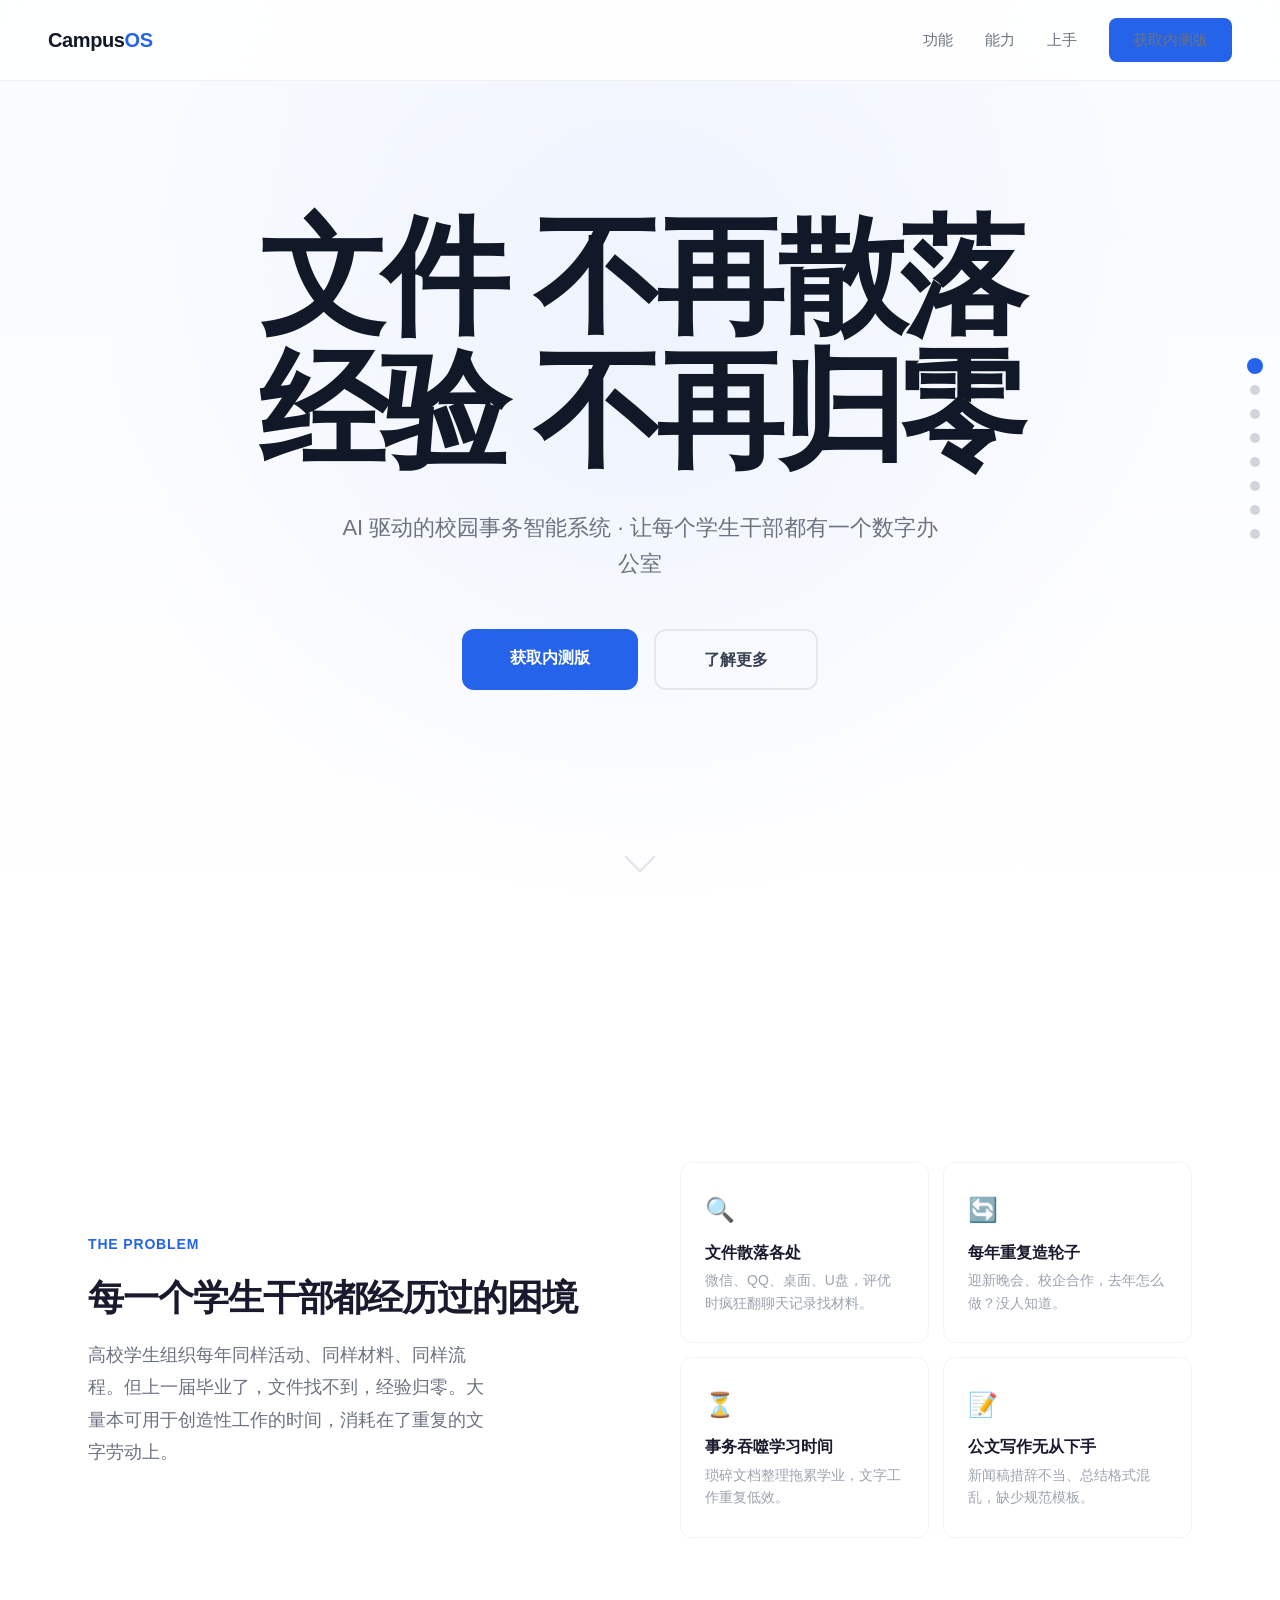
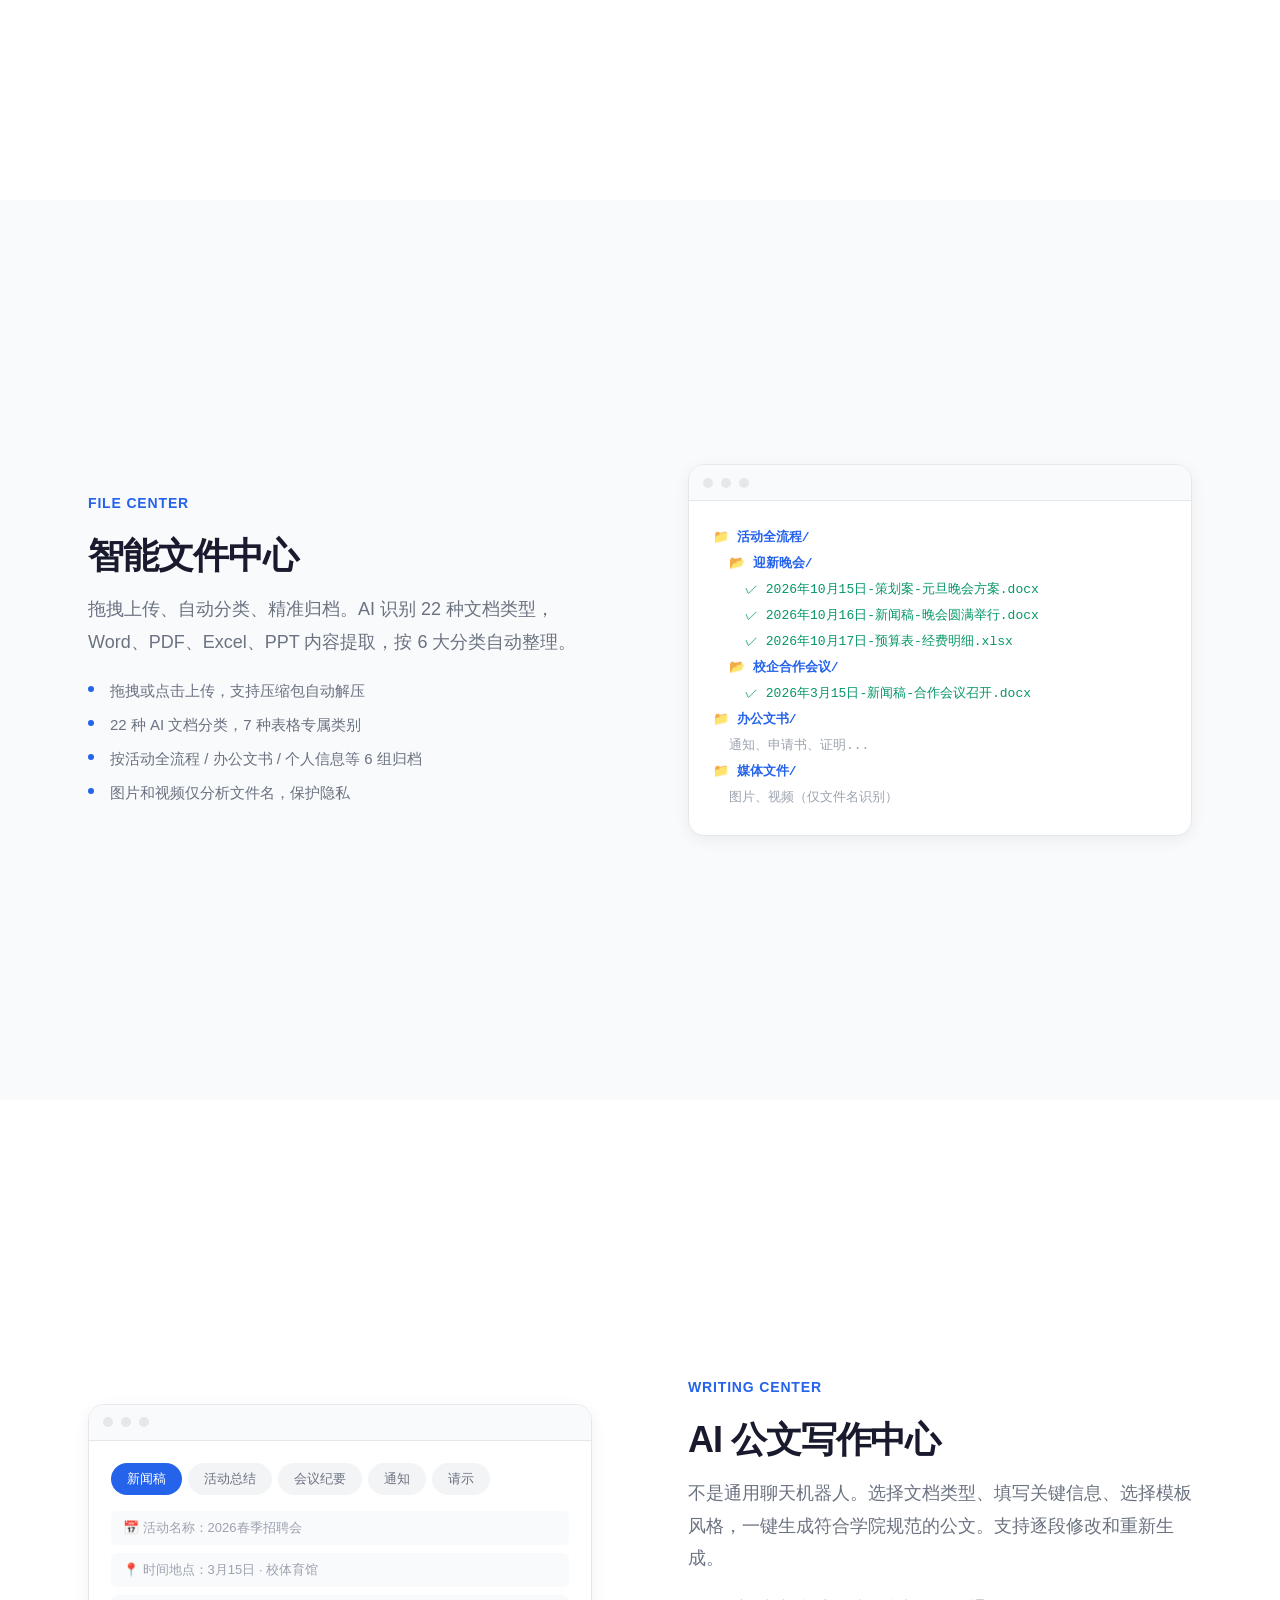
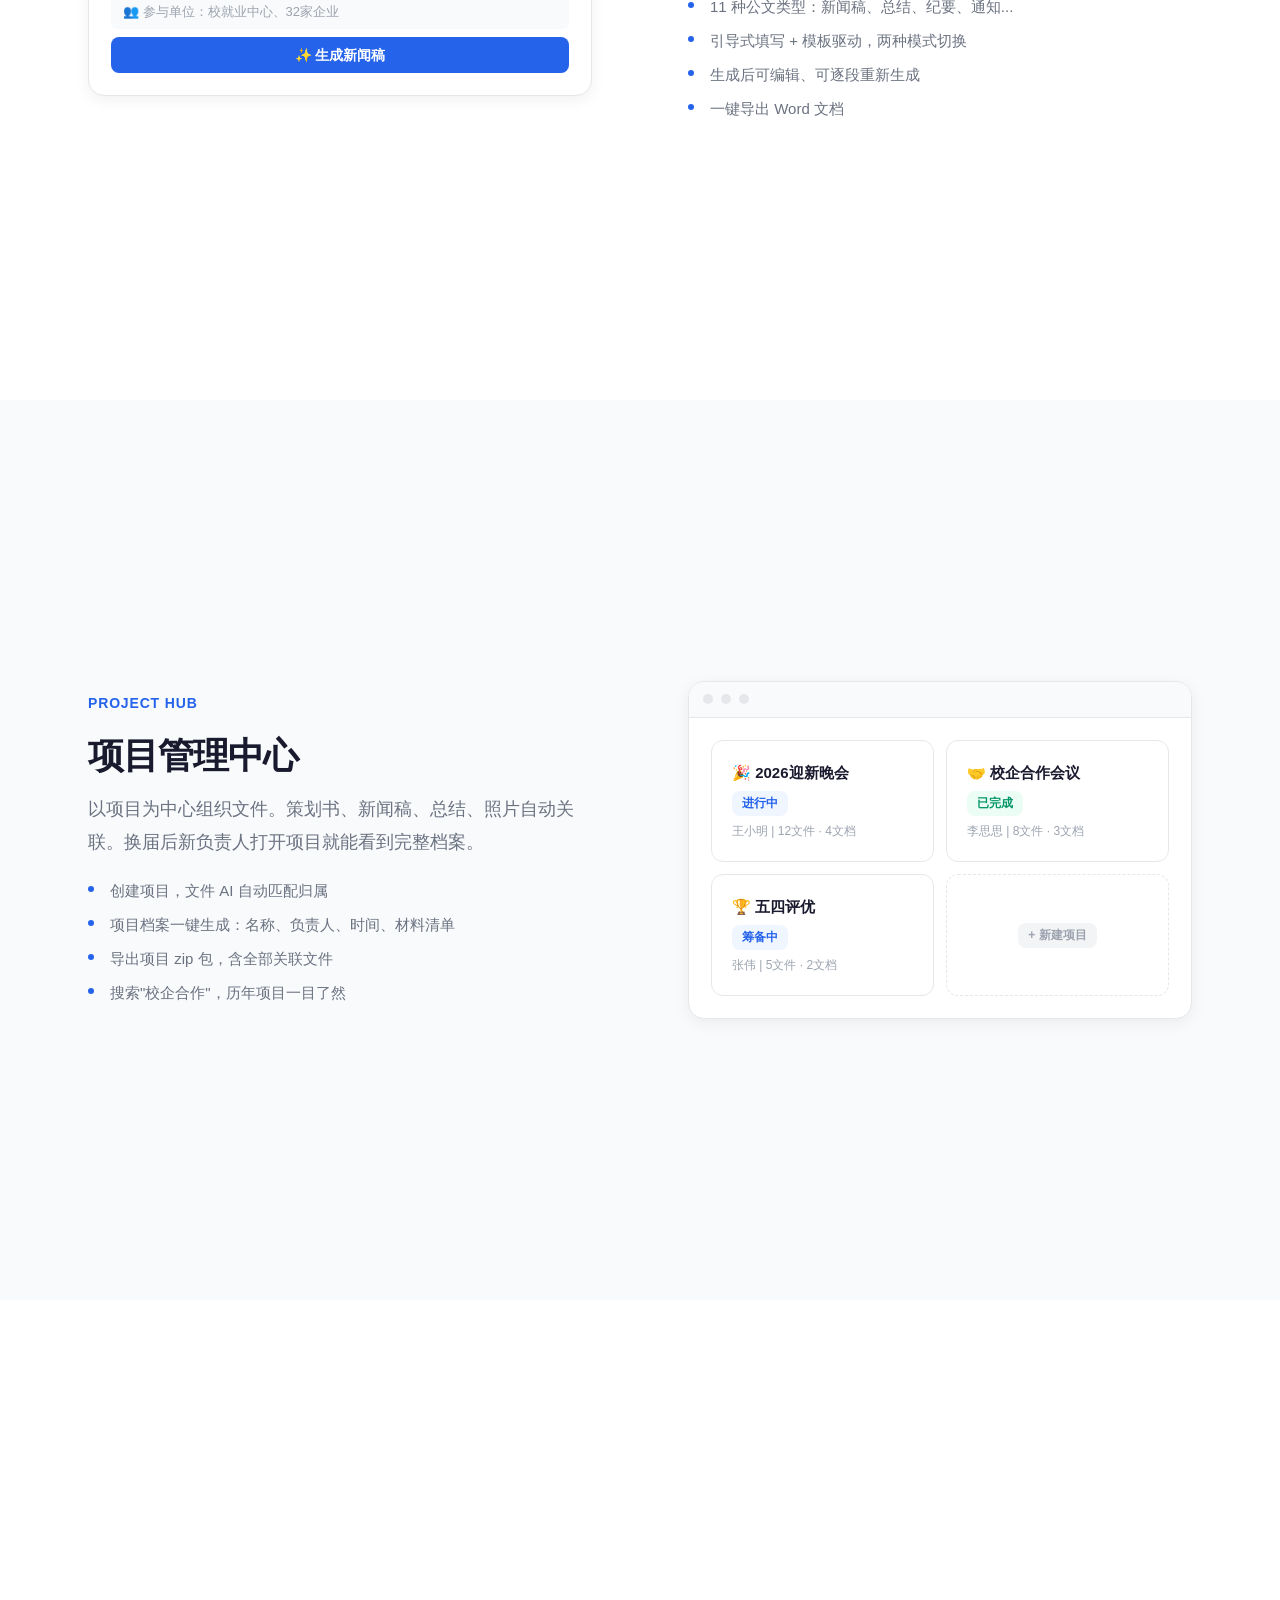
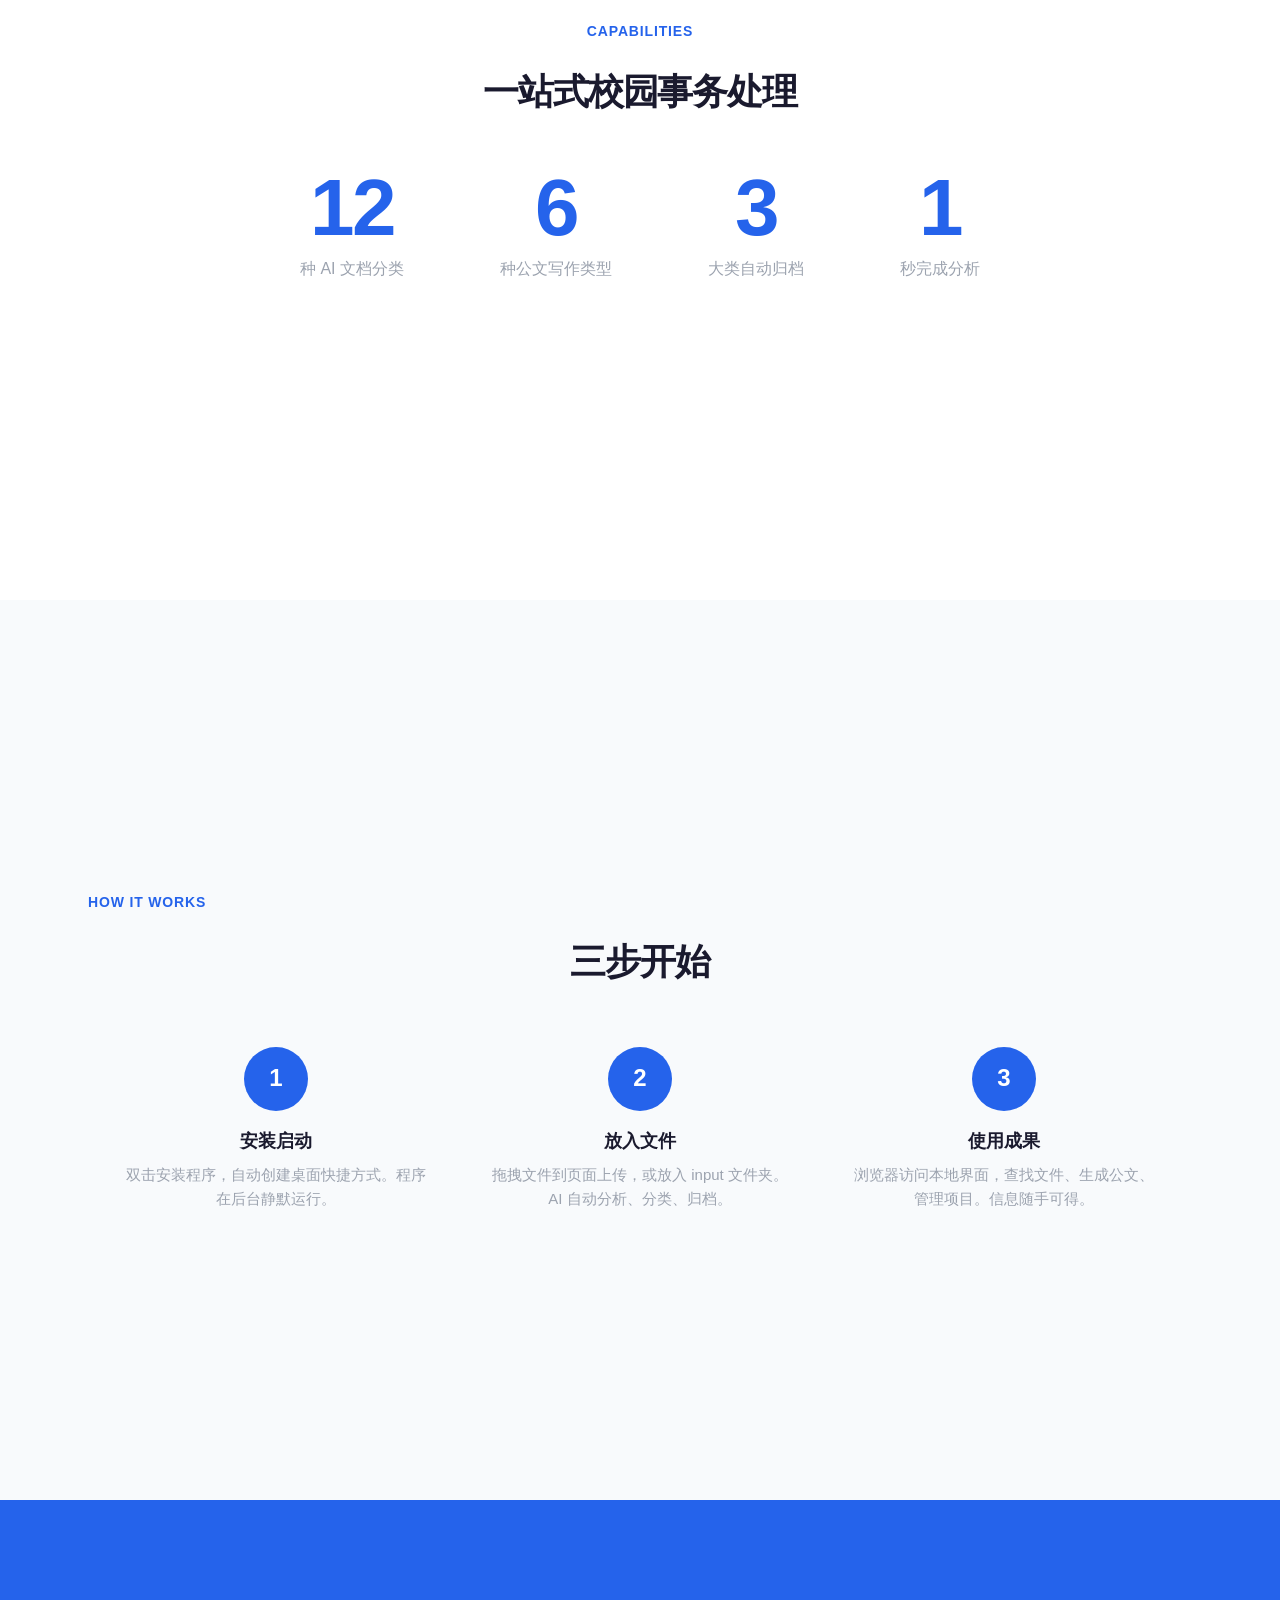
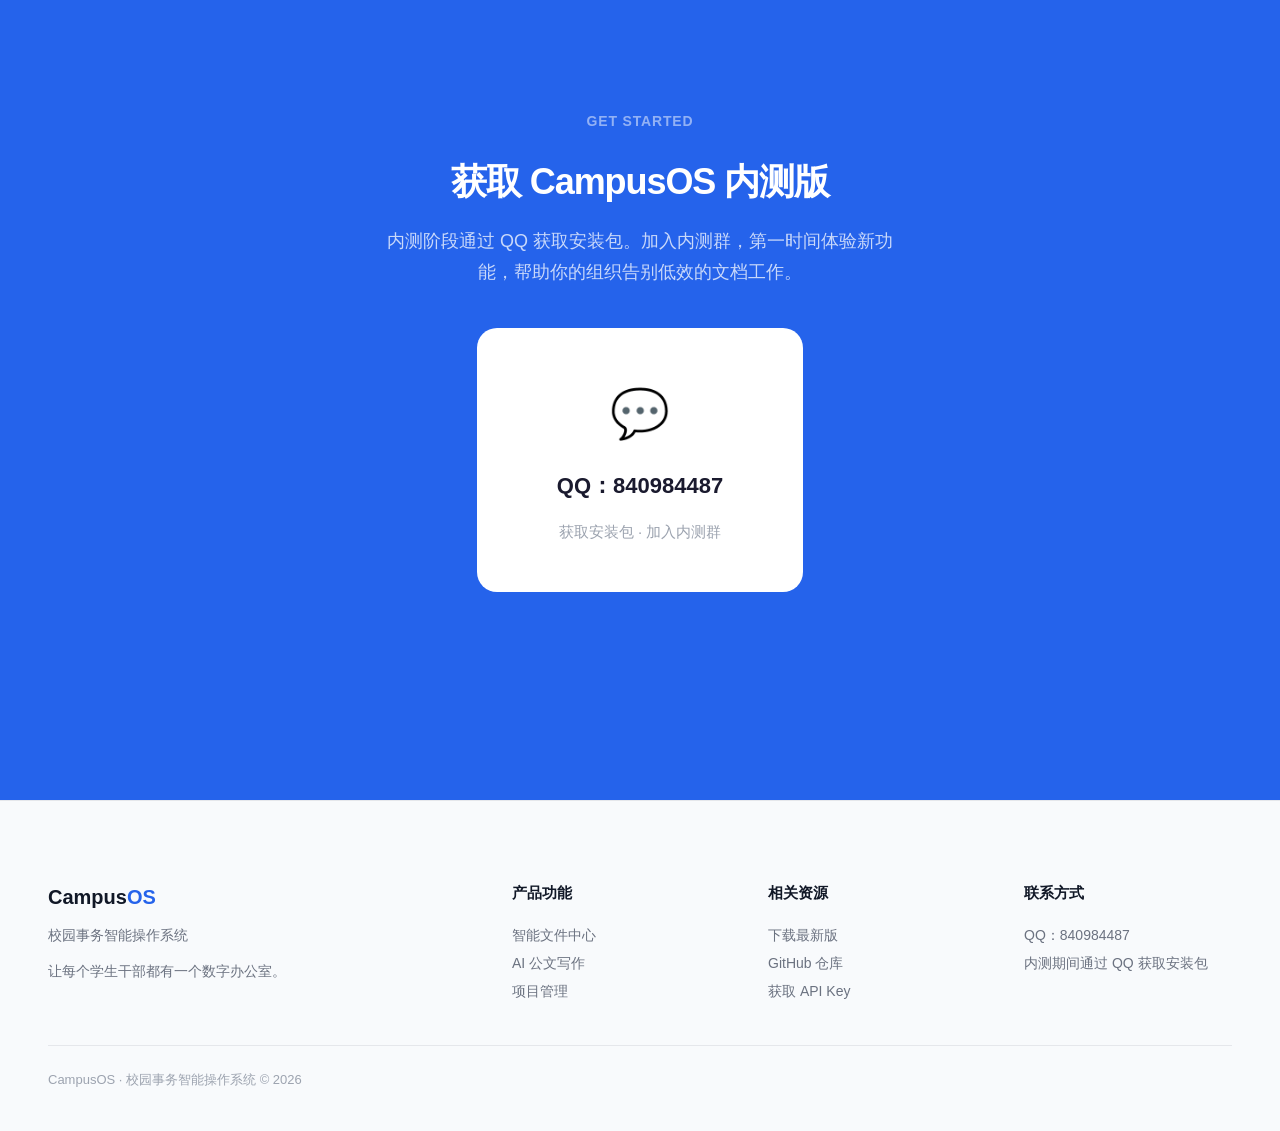
<file: index.html>
<!DOCTYPE html>
<html lang="zh-CN">
<head>
<meta charset="UTF-8">
<meta name="viewport" content="width=device-width, initial-scale=1.0">
<title>CampusOS - 校园事务智能操作系统</title>
<meta name="description" content="AI 驱动的校园事务智能系统。文件管理、公文写作、项目归档，让每个学生干部都有一个数字办公室。">
<style>
*,*::before,*::after{box-sizing:border-box;margin:0;padding:0}
html{scroll-behavior:smooth;scroll-snap-type:y mandatory;overflow-y:scroll;height:100vh}
body{
  font-family:-apple-system,BlinkMacSystemFont,"Segoe UI","PingFang SC","Microsoft YaHei",sans-serif;
  color:#1a1a2e;background:#fff;line-height:1.6;-webkit-font-smoothing:antialiased;
}

/* ── Top Bar (Feishu-style glass) ── */
.topbar{
  position:fixed;top:0;left:0;right:0;z-index:100;
  display:flex;justify-content:space-between;align-items:center;
  padding:18px 48px;
  background:rgba(255,255,255,0.85);
  backdrop-filter:blur(20px);-webkit-backdrop-filter:blur(20px);
  border-bottom:1px solid rgba(0,0,0,0.06);
}
.topbar .logo{font-weight:800;font-size:1.25rem;text-decoration:none;color:#111827;letter-spacing:-0.02em}
.topbar .logo span{color:#2563eb}
.topbar .tnav{display:flex;align-items:center;gap:32px}
.topbar .tnav a{font-size:0.9375rem;font-weight:500;color:#6b7280;text-decoration:none;transition:color 0.2s}
.topbar .tnav a:hover{color:#111827}
.topbar .tbtn{
  font-size:0.9375rem;font-weight:600;color:#fff;text-decoration:none;
  padding:10px 24px;border-radius:8px;background:#2563eb;
  transition:background 0.2s,box-shadow 0.2s;
}
.topbar .tbtn:hover{background:#1d4ed8;box-shadow:0 4px 16px rgba(37,99,235,0.25)}

/* ── Nav Dots ── */
.dots{position:fixed;right:20px;top:50%;transform:translateY(-50%);z-index:200;display:flex;flex-direction:column;gap:14px}
.dots a{width:10px;height:10px;border-radius:50%;background:#d1d5db;transition:all 0.3s ease;display:block}
.dots a.active,.dots a:hover{background:#2563eb;transform:scale(1.6)}

/* ── Page ── */
.page{scroll-snap-align:start;min-height:100vh;display:flex;align-items:center;justify-content:center;position:relative;overflow:hidden}
.page>.wrap{width:100%;max-width:1200px;margin:0 auto;padding:120px 48px;position:relative;z-index:1}
.tag{display:inline-block;font-size:0.875rem;font-weight:600;letter-spacing:0.06em;color:#2563eb;margin-bottom:20px;text-transform:uppercase}

/* ── P1 Hero ── */
#p1{background:linear-gradient(180deg,#f8faff 0%,#fff 100%)}
#p1::before{content:'';position:absolute;top:-20%;left:50%;transform:translateX(-50%);width:1100px;height:1100px;background:radial-gradient(circle,rgba(37,99,235,0.06) 0%,transparent 70%);pointer-events:none;animation:breathe 6s ease-in-out infinite}
@keyframes breathe{0%,100%{transform:translateX(-50%) scale(1)}50%{transform:translateX(-50%) scale(1.1)}}
#p1 .hero-text{text-align:center}
#p1 .hero-line{display:flex;justify-content:center;gap:0;line-height:1.05}
#p1 .hero-line .c{display:inline-block;font-size:clamp(4rem,10vw,9rem);font-weight:850;letter-spacing:-0.05em;color:#111827;opacity:0;animation:cIn 0.5s cubic-bezier(0.16,1,0.3,1) forwards}
@keyframes cIn{0%{opacity:0;transform:translateY(0.35em) scale(0.95);filter:blur(3px)}60%{opacity:1;transform:translateY(-0.02em);filter:blur(0)}100%{opacity:1;transform:translateY(0)}}
#p1 .c.gap{margin-left:0.25em}
#p1 .hero-sub{font-size:clamp(1.125rem,2vw,1.375rem);color:#6b7280;margin-top:32px;text-align:center;opacity:0;animation:fUp 0.5s ease forwards;animation-delay:1.1s;max-width:600px;margin-left:auto;margin-right:auto}
#p1 .hero-acts{display:flex;gap:16px;justify-content:center;margin-top:48px;opacity:0;animation:fUp 0.5s ease forwards;animation-delay:1.5s}
@keyframes fUp{from{opacity:0;transform:translateY(16px)}to{opacity:1;transform:translateY(0)}}
.btn-p{padding:16px 48px;border-radius:12px;font-size:1rem;font-weight:600;text-decoration:none;transition:transform 0.15s ease,box-shadow 0.15s ease}
.btn-p:hover{transform:translateY(-1px)}
.btn-fill{background:#2563eb;color:#fff}
.btn-fill:hover{box-shadow:0 8px 30px rgba(37,99,235,0.3)}
.btn-line{border:2px solid #e5e7eb;color:#374151}
.btn-line:hover{background:#f9fafb}
.scroll-hint{position:absolute;bottom:32px;left:50%;transform:translateX(-50%);animation:bob 2s ease-in-out infinite;opacity:0.3}
@keyframes bob{0%,100%{transform:translateX(-50%) translateY(0)}50%{transform:translateX(-50%) translateY(10px)}}
.scroll-hint span{display:block;width:22px;height:22px;border-right:2px solid #9ca3af;border-bottom:2px solid #9ca3af;transform:rotate(45deg)}

/* ── P2 Pain Points ── */
#p2{background:#fff}
#p2 .wrap{display:grid;grid-template-columns:1fr 1fr;gap:80px;align-items:center}
.p2-left h2{font-size:2.25rem;font-weight:800;margin-bottom:20px;letter-spacing:-0.03em;line-height:1.2}
.p2-left p.big{font-size:1.125rem;color:#6b7280;line-height:1.8;max-width:40ch}
.p2-grid{display:grid;grid-template-columns:1fr 1fr;gap:14px}
.p2-card{padding:28px 24px;border-radius:12px;border:1px solid #f3f4f6;transition:border-color 0.2s,box-shadow 0.2s}
.p2-card:hover{border-color:rgba(37,99,235,0.2);box-shadow:0 4px 20px rgba(0,0,0,0.04)}
.p2-card .p2i{font-size:1.5rem;margin-bottom:10px}
.p2-card h4{font-size:1rem;margin-bottom:4px}
.p2-card p{font-size:0.875rem;color:#9ca3af;line-height:1.6}

/* ── P3-P5 Product Showcase ── */
#p3{background:#f8fafc}
#p4{background:#fff}
#p5{background:#f8fafc}
.show-row{display:grid;grid-template-columns:1fr 1fr;gap:96px;align-items:center}
.show-row.rev{direction:rtl}
.show-row.rev>*{direction:ltr}
.show-info h2{font-size:2.25rem;font-weight:800;margin-bottom:16px;letter-spacing:-0.03em;line-height:1.2}
.show-info p.desc{font-size:1.125rem;color:#6b7280;line-height:1.8;margin-bottom:16px}
.show-info ul{list-style:none}
.show-info li{font-size:0.9375rem;color:#6b7280;padding:5px 0 5px 22px;position:relative;line-height:1.6}
.show-info li::before{content:'';position:absolute;left:0;top:12px;width:6px;height:6px;border-radius:50%;background:#2563eb}

/* ── Mock UI ── */
.mock{background:#fff;border-radius:16px;border:1px solid #e5e7eb;overflow:hidden;box-shadow:0 4px 16px rgba(0,0,0,0.06)}
.mock-bar{height:36px;background:#f9fafb;border-bottom:1px solid #e5e7eb;display:flex;align-items:center;padding:0 14px;gap:8px}
.mock-dot{width:10px;height:10px;border-radius:50%;background:#e5e7eb}
.mock-body{padding:24px;font-size:0.8125rem;line-height:2;color:#4b5563;font-family:"SF Mono","Consolas",monospace}
.mock-body .mf{color:#2563eb;font-weight:600}
.mock-body .mg{color:#059669}
.mock-body .md{color:#9ca3af}

/* Writing mock */
.mock-write{padding:22px}
.mw-tags{display:flex;gap:6px;margin-bottom:16px;flex-wrap:wrap}
.mw-tag{padding:6px 16px;border-radius:16px;font-size:0.8125rem;font-weight:500;background:#f3f4f6;color:#6b7280}
.mw-tag.on{background:#2563eb;color:#fff}
.mw-fields{display:flex;flex-direction:column;gap:8px}
.mw-f{height:34px;background:#f9fafb;border-radius:6px;display:flex;align-items:center;padding:0 12px;font-size:0.8125rem;color:#9ca3af}
.mw-btn{height:36px;background:#2563eb;color:#fff;border-radius:8px;display:flex;align-items:center;justify-content:center;font-size:0.875rem;font-weight:600;margin-top:8px}

/* Project cards */
.pgrid{display:grid;grid-template-columns:1fr 1fr;gap:12px}
.pcard{background:#fff;border-radius:12px;padding:20px;border:1px solid #e5e7eb;font-size:0.875rem}
.pcard .pt{font-weight:650;margin-bottom:6px;font-size:0.9375rem}
.pcard .pb{display:inline-block;padding:3px 10px;border-radius:8px;font-size:0.75rem;font-weight:600}
.pb-blue{background:#eff6ff;color:#2563eb}
.pb-green{background:#ecfdf5;color:#059669}
.pb-gray{background:#f3f4f6;color:#9ca3af}
.pcard .pm{font-size:0.75rem;color:#9ca3af;margin-top:6px}

/* ── P6 Stats ── */
#p6{background:#fff;text-align:center}
.stats-row{display:flex;justify-content:center;gap:96px;flex-wrap:wrap}
.stat-num{font-size:clamp(3rem,7vw,5rem);font-weight:850;color:#2563eb;letter-spacing:-0.03em;line-height:1}
.stat-lbl{font-size:1rem;color:#9ca3af;margin-top:8px}

/* ── P7 Steps ── */
#p7{background:#f8fafc}
.steps{display:flex;gap:64px;justify-content:center;flex-wrap:wrap;text-align:center}
.step{flex:1;min-width:200px;max-width:300px}
.step .sn{width:64px;height:64px;border-radius:50%;background:#2563eb;color:#fff;display:flex;align-items:center;justify-content:center;font-weight:700;font-size:1.5rem;margin:0 auto 16px}
.step h4{font-size:1.125rem;margin-bottom:8px}
.step p{font-size:0.9375rem;color:#9ca3af;line-height:1.6}

/* ── P8 CTA ── */
#p8{background:#2563eb;text-align:center}
#p8 h2{color:#fff;font-size:2.25rem;font-weight:800;letter-spacing:-0.03em}
#p8 p{color:rgba(255,255,255,0.75);max-width:520px;margin:16px auto 40px;font-size:1.125rem;line-height:1.7}
#p8 .tag{color:rgba(255,255,255,0.5)}
.cta-card{display:inline-flex;flex-direction:column;align-items:center;gap:16px;padding:48px 80px;border-radius:20px;background:#fff;color:#1a1a2e;transition:transform 0.2s ease,box-shadow 0.2s ease}
.cta-card:hover{transform:translateY(-3px);box-shadow:0 12px 40px rgba(0,0,0,0.2)}
.cta-card .cta-icon{font-size:3rem}
.cta-card .cta-title{font-weight:700;font-size:1.375rem}
.cta-card .cta-sub{font-size:0.9375rem;color:#9ca3af}

/* ── Footer (Feishu-style 4-col) ── */
#pf{scroll-snap-align:start;min-height:auto;padding:80px 48px 40px;background:#f8fafc;border-top:1px solid #e5e7eb}
.footer-grid{display:grid;grid-template-columns:2fr 1fr 1fr 1fr;gap:48px;max-width:1200px;margin:0 auto}
.footer-col h4{font-size:0.9375rem;font-weight:700;color:#111827;margin-bottom:16px}
.footer-col p,.footer-col a{display:block;font-size:0.875rem;color:#6b7280;line-height:2;text-decoration:none;transition:color 0.2s}
.footer-col a:hover{color:#2563eb}
.footer-col .flogo{font-size:1.25rem;font-weight:800;color:#111827;margin-bottom:8px}
.footer-bottom{max-width:1200px;margin:40px auto 0;padding-top:24px;border-top:1px solid #e5e7eb;display:flex;justify-content:space-between;align-items:center}
.footer-bottom p{font-size:0.8125rem;color:#9ca3af}

/* ── Animations ── */
.rv{opacity:0;transform:translateY(30px);transition:opacity 0.6s ease,transform 0.6s ease}
.rv.on{opacity:1;transform:translateY(0)}
.rv-d1{transition-delay:0.1s}
.rv-d2{transition-delay:0.2s}
.rv-d3{transition-delay:0.3s}

@media(max-width:768px){
  html{scroll-snap-type:none}
  .page>.wrap{padding:64px 24px}
  .topbar{padding:14px 24px}
  .topbar .tnav{display:none}
  .dots{display:none}
  #p2 .wrap,.show-row,.show-row.rev{grid-template-columns:1fr;gap:48px;direction:ltr}
  .p2-grid{grid-template-columns:1fr}
  .steps{gap:32px}
  .footer-grid{grid-template-columns:1fr 1fr;gap:32px}
  .stats-row{gap:48px}
}
@media(prefers-reduced-motion:reduce){
  .rv,#p1 .c,#p1 .hero-sub,#p1 .hero-acts{animation:none;opacity:1}
  .scroll-hint{display:none}
}
</style>
</head>
<body>

<div class="dots" id="dots">
  <a href="#p1"></a><a href="#p2"></a><a href="#p3"></a><a href="#p4"></a>
  <a href="#p5"></a><a href="#p6"></a><a href="#p7"></a><a href="#p8"></a>
</div>

<nav class="topbar">
  <a href="#p1" class="logo">Campus<span>OS</span></a>
  <div class="tnav">
    <a href="#p3">功能</a>
    <a href="#p6">能力</a>
    <a href="#p7">上手</a>
    <a href="#p8" class="tbtn">获取内测版</a>
  </div>
</nav>

<!-- P1: Hero -->
<section class="page" id="p1">
  <div class="wrap">
    <div class="hero-text">
      <div class="hero-line"><span class="c" style="--d:0">文</span><span class="c" style="--d:1">件</span><span class="c gap" style="--d:2">不</span><span class="c" style="--d:3">再</span><span class="c" style="--d:4">散</span><span class="c" style="--d:5">落</span></div>
      <div class="hero-line"><span class="c" style="--d:6">经</span><span class="c" style="--d:7">验</span><span class="c gap" style="--d:8">不</span><span class="c" style="--d:9">再</span><span class="c" style="--d:10">归</span><span class="c" style="--d:11">零</span></div>
    </div>
    <p class="hero-sub">AI 驱动的校园事务智能系统 · 让每个学生干部都有一个数字办公室</p>
    <div class="hero-acts">
      <a href="#p8" class="btn-p btn-fill">获取内测版</a>
      <a href="#p2" class="btn-p btn-line">了解更多</a>
    </div>
  </div>
  <div class="scroll-hint"><span></span></div>
</section>

<!-- P2: Pain Points -->
<section class="page" id="p2">
  <div class="wrap">
    <div class="p2-left rv">
      <div class="tag">The Problem</div>
      <h2>每一个学生干部都经历过的困境</h2>
      <p class="big">高校学生组织每年同样活动、同样材料、同样流程。但上一届毕业了，文件找不到，经验归零。大量本可用于创造性工作的时间，消耗在了重复的文字劳动上。</p>
    </div>
    <div class="p2-grid">
      <div class="p2-card rv rv-d1"><div class="p2i">&#128269;</div><h4>文件散落各处</h4><p>微信、QQ、桌面、U盘，评优时疯狂翻聊天记录找材料。</p></div>
      <div class="p2-card rv rv-d2"><div class="p2i">&#128260;</div><h4>每年重复造轮子</h4><p>迎新晚会、校企合作，去年怎么做？没人知道。</p></div>
      <div class="p2-card rv rv-d2"><div class="p2i">&#9203;</div><h4>事务吞噬学习时间</h4><p>琐碎文档整理拖累学业，文字工作重复低效。</p></div>
      <div class="p2-card rv rv-d3"><div class="p2i">&#128221;</div><h4>公文写作无从下手</h4><p>新闻稿措辞不当、总结格式混乱，缺少规范模板。</p></div>
    </div>
  </div>
</section>

<!-- P3: File Center -->
<section class="page" id="p3">
  <div class="wrap">
    <div class="show-row rv">
      <div class="show-info">
        <div class="tag">File Center</div>
        <h2>智能文件中心</h2>
        <p class="desc">拖拽上传、自动分类、精准归档。AI 识别 22 种文档类型，Word、PDF、Excel、PPT 内容提取，按 6 大分类自动整理。</p>
        <ul><li>拖拽或点击上传，支持压缩包自动解压</li><li>22 种 AI 文档分类，7 种表格专属类别</li><li>按活动全流程 / 办公文书 / 个人信息等 6 组归档</li><li>图片和视频仅分析文件名，保护隐私</li></ul>
      </div>
      <div class="mock">
        <div class="mock-bar"><span class="mock-dot"></span><span class="mock-dot"></span><span class="mock-dot"></span></div>
        <div class="mock-body">
          <div class="mf">&#128193; 活动全流程/</div>
          <div style="margin-left:16px" class="mf">&#128194; 迎新晚会/</div>
          <div style="margin-left:32px" class="mg">&#10003; 2026年10月15日-策划案-元旦晚会方案.docx</div>
          <div style="margin-left:32px" class="mg">&#10003; 2026年10月16日-新闻稿-晚会圆满举行.docx</div>
          <div style="margin-left:32px" class="mg">&#10003; 2026年10月17日-预算表-经费明细.xlsx</div>
          <div style="margin-left:16px" class="mf">&#128194; 校企合作会议/</div>
          <div style="margin-left:32px" class="mg">&#10003; 2026年3月15日-新闻稿-合作会议召开.docx</div>
          <div class="mf">&#128193; 办公文书/</div>
          <div style="margin-left:16px" class="md">通知、申请书、证明...</div>
          <div class="mf">&#128193; 媒体文件/</div>
          <div style="margin-left:16px" class="md">图片、视频（仅文件名识别）</div>
        </div>
      </div>
    </div>
  </div>
</section>

<!-- P4: Writing Center -->
<section class="page" id="p4">
  <div class="wrap">
    <div class="show-row rev rv">
      <div class="show-info">
        <div class="tag">Writing Center</div>
        <h2>AI 公文写作中心</h2>
        <p class="desc">不是通用聊天机器人。选择文档类型、填写关键信息、选择模板风格，一键生成符合学院规范的公文。支持逐段修改和重新生成。</p>
        <ul><li>11 种公文类型：新闻稿、总结、纪要、通知...</li><li>引导式填写 + 模板驱动，两种模式切换</li><li>生成后可编辑、可逐段重新生成</li><li>一键导出 Word 文档</li></ul>
      </div>
      <div class="mock">
        <div class="mock-bar"><span class="mock-dot"></span><span class="mock-dot"></span><span class="mock-dot"></span></div>
        <div class="mock-write">
          <div class="mw-tags">
            <span class="mw-tag on">新闻稿</span><span class="mw-tag">活动总结</span><span class="mw-tag">会议纪要</span><span class="mw-tag">通知</span><span class="mw-tag">请示</span>
          </div>
          <div class="mw-fields">
            <div class="mw-f">&#128197; 活动名称：2026春季招聘会</div>
            <div class="mw-f">&#128205; 时间地点：3月15日 · 校体育馆</div>
            <div class="mw-f">&#128101; 参与单位：校就业中心、32家企业</div>
          </div>
          <div class="mw-btn">&#10024; 生成新闻稿</div>
        </div>
      </div>
    </div>
  </div>
</section>

<!-- P5: Projects -->
<section class="page" id="p5">
  <div class="wrap">
    <div class="show-row rv">
      <div class="show-info">
        <div class="tag">Project Hub</div>
        <h2>项目管理中心</h2>
        <p class="desc">以项目为中心组织文件。策划书、新闻稿、总结、照片自动关联。换届后新负责人打开项目就能看到完整档案。</p>
        <ul><li>创建项目，文件 AI 自动匹配归属</li><li>项目档案一键生成：名称、负责人、时间、材料清单</li><li>导出项目 zip 包，含全部关联文件</li><li>搜索"校企合作"，历年项目一目了然</li></ul>
      </div>
      <div class="mock">
        <div class="mock-bar"><span class="mock-dot"></span><span class="mock-dot"></span><span class="mock-dot"></span></div>
        <div class="mock-write">
          <div class="pgrid">
            <div class="pcard"><div class="pt">&#127881; 2026迎新晚会</div><span class="pb pb-blue">进行中</span><div class="pm">王小明 | 12文件 · 4文档</div></div>
            <div class="pcard"><div class="pt">&#129309; 校企合作会议</div><span class="pb pb-green">已完成</span><div class="pm">李思思 | 8文件 · 3文档</div></div>
            <div class="pcard"><div class="pt">&#127942; 五四评优</div><span class="pb pb-blue">筹备中</span><div class="pm">张伟 | 5文件 · 2文档</div></div>
            <div class="pcard" style="border:1px dashed #e5e7eb;display:flex;align-items:center;justify-content:center"><span class="pb pb-gray">+ 新建项目</span></div>
          </div>
        </div>
      </div>
    </div>
  </div>
</section>

<!-- P6: Stats -->
<section class="page" id="p6">
  <div class="wrap rv">
    <div class="tag" style="text-align:center">Capabilities</div>
    <h2 style="text-align:center;font-size:2.25rem;font-weight:800;margin-bottom:48px;letter-spacing:-0.03em">一站式校园事务处理</h2>
    <div class="stats-row">
      <div><div class="stat-num" id="n1">0</div><div class="stat-lbl">种 AI 文档分类</div></div>
      <div><div class="stat-num" id="n2">0</div><div class="stat-lbl">种公文写作类型</div></div>
      <div><div class="stat-num" id="n3">0</div><div class="stat-lbl">大类自动归档</div></div>
      <div><div class="stat-num" id="n4">0</div><div class="stat-lbl">秒完成分析</div></div>
    </div>
  </div>
</section>

<!-- P7: Steps -->
<section class="page" id="p7">
  <div class="wrap rv">
    <div class="tag" style="text-align:center">How It Works</div>
    <h2 style="text-align:center;font-size:2.25rem;font-weight:800;margin-bottom:56px;letter-spacing:-0.03em">三步开始</h2>
    <div class="steps">
      <div class="step rv rv-d1"><div class="sn">1</div><h4>安装启动</h4><p>双击安装程序，自动创建桌面快捷方式。程序在后台静默运行。</p></div>
      <div class="step rv rv-d2"><div class="sn">2</div><h4>放入文件</h4><p>拖拽文件到页面上传，或放入 input 文件夹。AI 自动分析、分类、归档。</p></div>
      <div class="step rv rv-d3"><div class="sn">3</div><h4>使用成果</h4><p>浏览器访问本地界面，查找文件、生成公文、管理项目。信息随手可得。</p></div>
    </div>
  </div>
</section>

<!-- P8: CTA -->
<section class="page" id="p8">
  <div class="wrap rv">
    <div class="tag">Get Started</div>
    <h2>获取 CampusOS 内测版</h2>
    <p>内测阶段通过 QQ 获取安装包。加入内测群，第一时间体验新功能，帮助你的组织告别低效的文档工作。</p>
    <div class="cta-card">
      <span class="cta-icon">&#128172;</span>
      <span class="cta-title">QQ：840984487</span>
      <span class="cta-sub">获取安装包 · 加入内测群</span>
    </div>
  </div>
</section>

<!-- Footer -->
<section id="pf">
  <div class="footer-grid">
    <div class="footer-col">
      <div class="flogo">Campus<span style="color:#2563eb">OS</span></div>
      <p>校园事务智能操作系统</p>
      <p style="margin-top:8px">让每个学生干部都有一个数字办公室。</p>
    </div>
    <div class="footer-col">
      <h4>产品功能</h4>
      <a href="#p3">智能文件中心</a>
      <a href="#p4">AI 公文写作</a>
      <a href="#p5">项目管理</a>
    </div>
    <div class="footer-col">
      <h4>相关资源</h4>
      <a href="https://github.com/dragooooon6666-ux/CampusOS/releases" target="_blank">下载最新版</a>
      <a href="https://github.com/dragooooon6666-ux/CampusOS" target="_blank">GitHub 仓库</a>
      <a href="https://platform.deepseek.com/api_keys" target="_blank">获取 API Key</a>
    </div>
    <div class="footer-col">
      <h4>联系方式</h4>
      <p>QQ：840984487</p>
      <p>内测期间通过 QQ 获取安装包</p>
    </div>
  </div>
  <div class="footer-bottom">
    <p>CampusOS · 校园事务智能操作系统 &copy; 2026</p>
  </div>
</section>

<script>
// Scroll reveal
const obs = new IntersectionObserver(es=>{es.forEach(e=>{if(e.isIntersecting)e.target.classList.add('on')})},{threshold:0.15});
document.querySelectorAll('.rv').forEach(el=>obs.observe(el));

// Nav dots
const dots = document.querySelectorAll('.dots a');
const pages = document.querySelectorAll('.page');
const pageObs = new IntersectionObserver(es=>{es.forEach(e=>{if(e.isIntersecting){dots.forEach(d=>d.classList.remove('active'));const i=Array.from(pages).indexOf(e.target);if(dots[i])dots[i].classList.add('active')}})},{threshold:0.5});
pages.forEach(p=>pageObs.observe(p));

// Animate hero chars with delay from CSS var
document.querySelectorAll('#p1 .c').forEach(c=>{c.style.animationDelay=`calc(0.06s * ${c.style.getPropertyValue('--d')})`});

// Counter animation for stats
function animateCount(el,target,duration=1500){
  const start=0,startTime=performance.now();
  function tick(now){const p=Math.min((now-startTime)/duration,1);el.textContent=Math.floor(p*target);if(p<1)requestAnimationFrame(tick)}
  requestAnimationFrame(tick)
}
const statObs=new IntersectionObserver(es=>{es.forEach(e=>{if(e.isIntersecting){animateCount(document.getElementById('n1'),22);animateCount(document.getElementById('n2'),11);animateCount(document.getElementById('n3'),6);animateCount(document.getElementById('n4'),3);statObs.unobserve(e.target)}})},{threshold:0.5});
const p6=document.getElementById('p6');if(p6)statObs.observe(p6);
</script>
</body>
</html>
</file>
